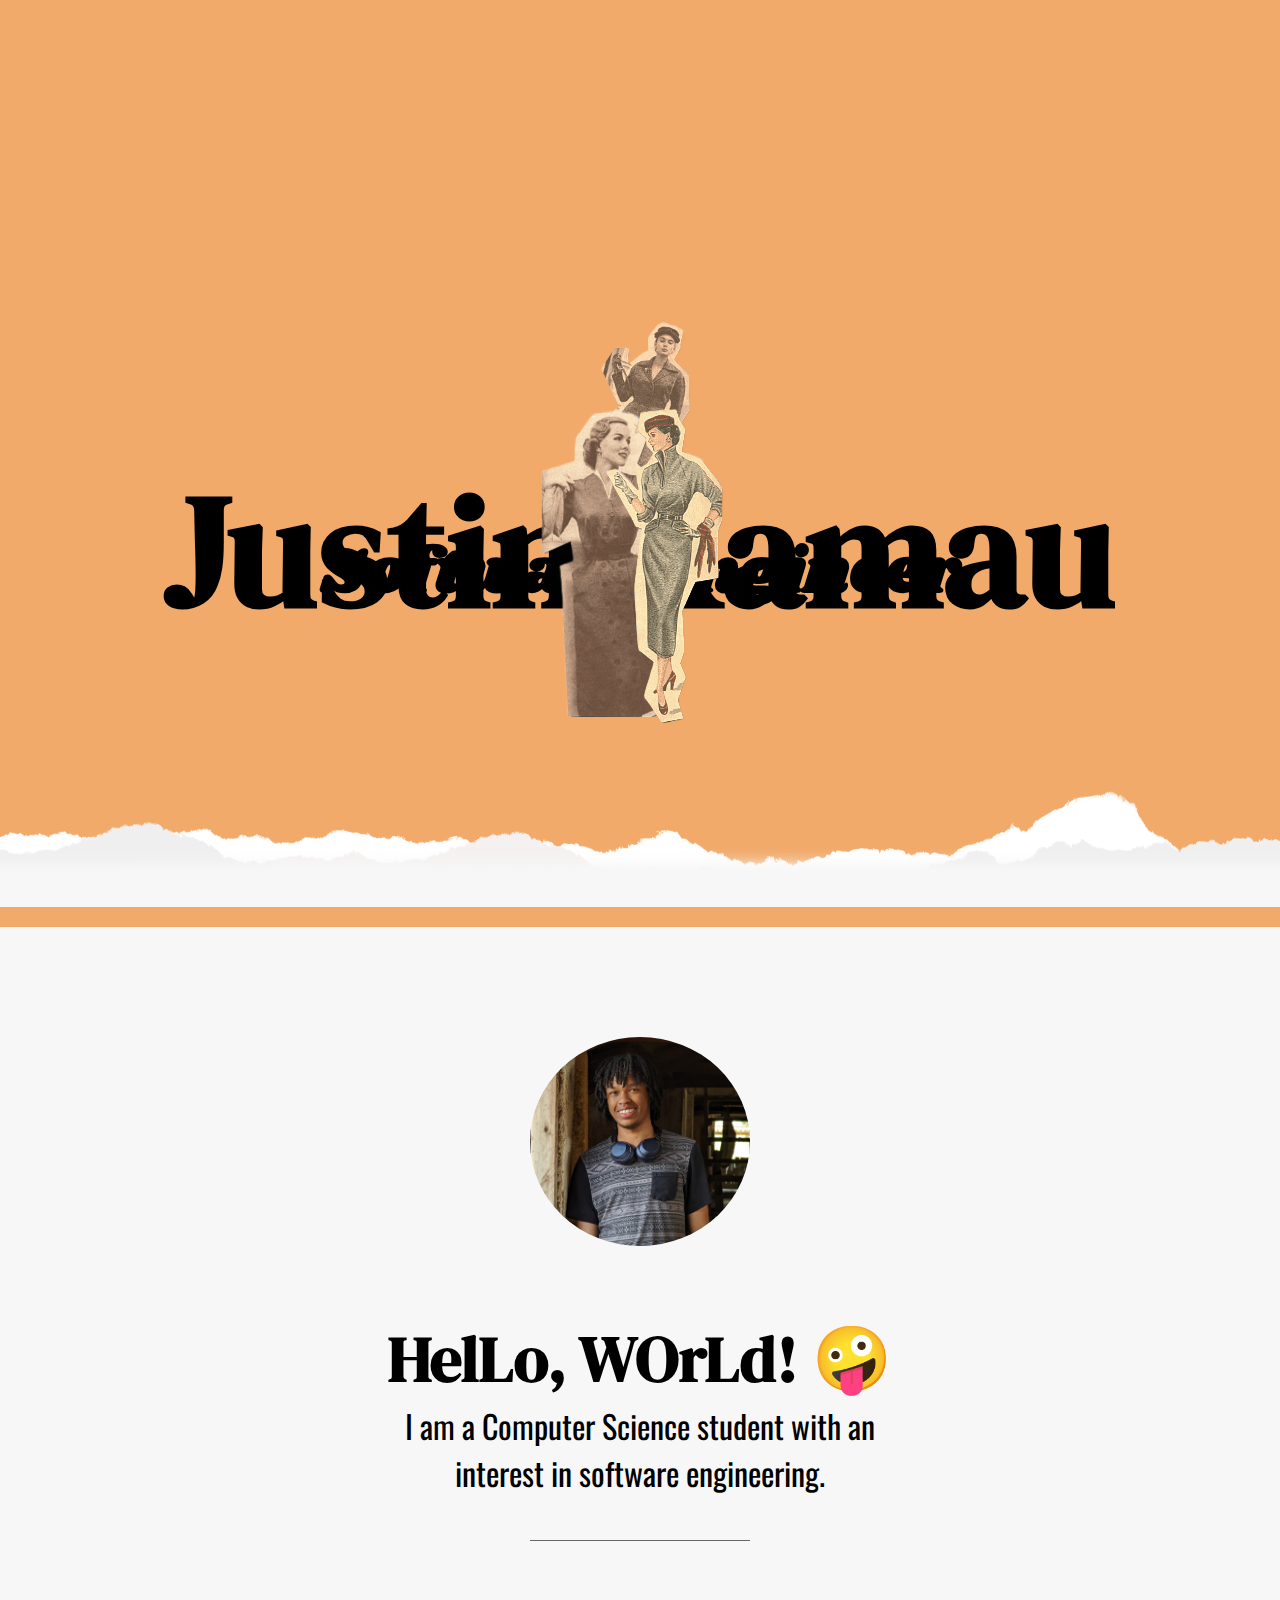
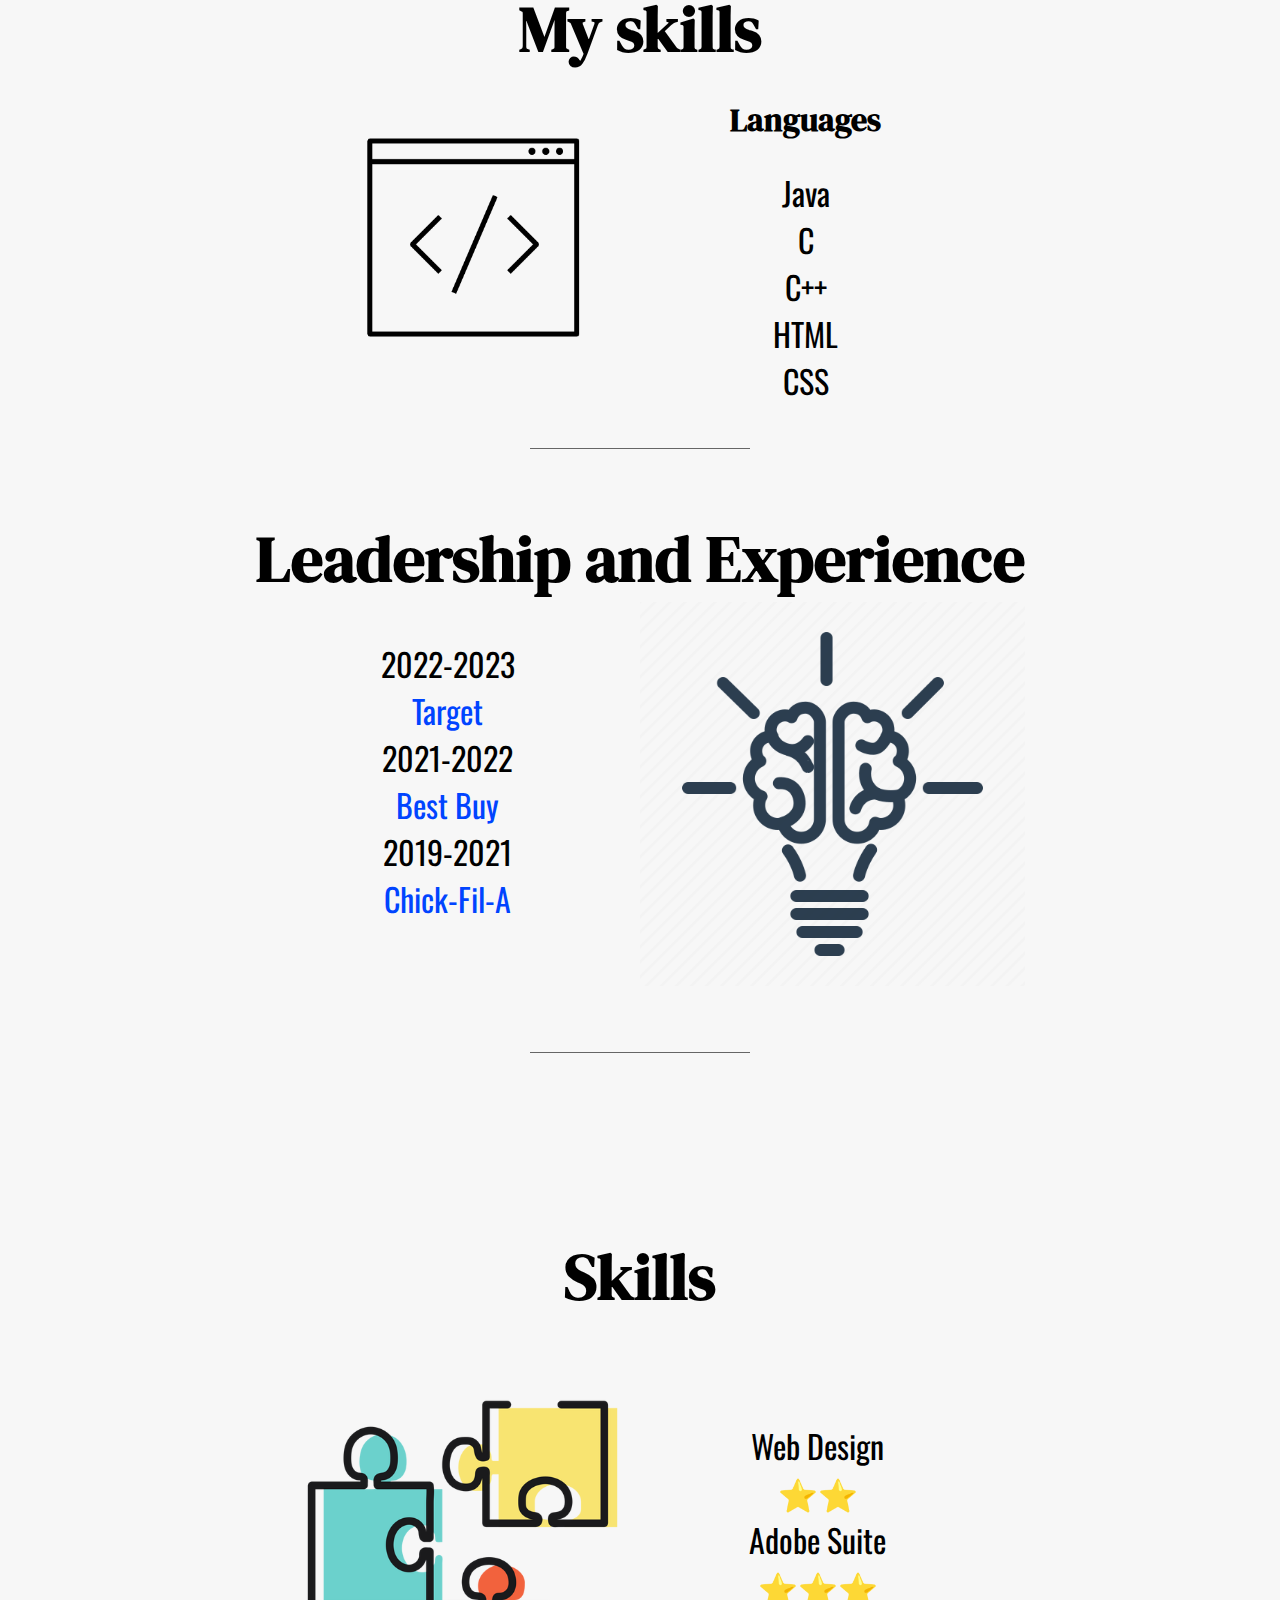
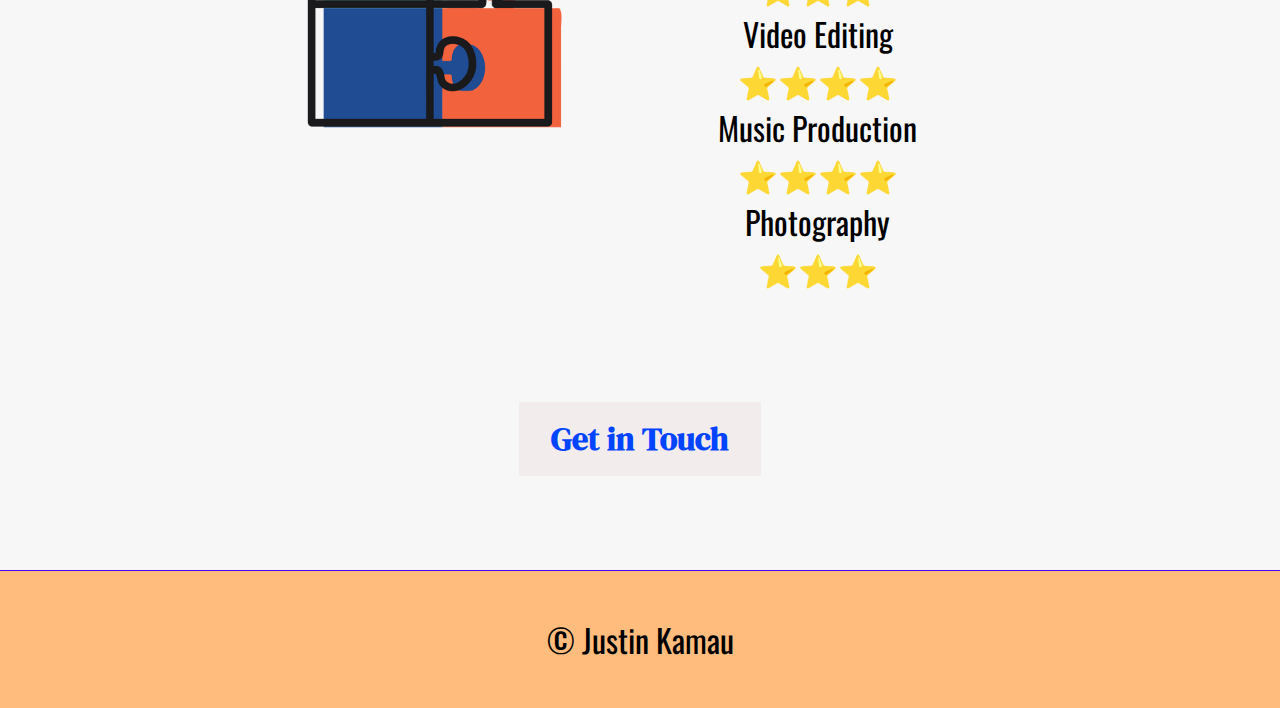
<file: index.html>
<!DOCTYPE html>
<html lang="en">
<head>
    <meta charset="UTF-8">
    <meta http-equiv="X-UA-Compatible" content="IE=edge">
    <meta name="viewport" content="width=device-width, initial-scale=1.0">
    <title>Justin Kamau</title>
    <link rel="stylesheet" href="styles.css">
    <link rel="preconnect" href="https://fonts.googleapis.com">
    <link rel="preconnect" href="https://fonts.gstatic.com" crossorigin>
    <link href="https://fonts.googleapis.com/css2?family=DM+Serif+Display&family=Oswald:wght@300&family=Shrikhand&display=swap" rel="stylesheet">
<body>
    <div class = "top-container">
            <h1 class = "name">Justin Kamau</h1>
            <h2 class = "description">Software Engineer</h2>
            <img class = "lady3" src="images/Lady 3.png" alt="Tongue">
            <img class = "lady2" src="images/Lady 2.png" alt="Tongue"> 
            <img class = "lady" src="images/My project.png" alt="lady" width = "20%">
            
            <img class = "border" src="images/pagetear3.png.webp" alt="border" width = "100%">
        </div> 
    </div>
    
    <div class = "middle-container" >
        <img class = "headshot" src="images/Headshot.png" alt="Justin Kamau" width = "20%">
    
        <div class = "greeting">
            <h2>HelLo, WOrLd! 🤪</h2>
            <p>I am a Computer Science student with an interest in software engineering.</p>
        </div>
        <hr>
        
        <div class = "languages"> 
        <h2>My skills</h2>
            <img class = "prog" src="images/power-programming-language.png" alt="program" width = "20%">
            <h3 class = "languages">Languages</h3>
            <ul>
                <li>Java</li>
                <li>C</li>
                <li>C++</li>
                <li>HTML</li>
                <li>CSS</li>
            </ul>
        </div>
        <hr>
        <div class = "LE">  
            <h3>Leadership and Experience</h3>
            <dl class = "jobs">
                <dt>2022-2023</dt>
                <dd><a href="//target.com" target="_blank">Target</a></dd>
                <dt>2021-2022</dt>
                <dd><a href="//bestbuy.com" target="_blank">Best Buy</a></dd>
                <dt>2019-2021</dt>
                <dd><a href="//www.chick-fil-a.com" target="_blank">Chick-Fil-A</a></dd>
            </dl>
            <img class = "bulb" src="images/bulb better.png" alt="bulb" width = "20%">
        </div>
        <hr>
    </div>
    <div class = "bottom-container">
        <div>
            <h3>Skills</h3>
            <div class = "skills">
                <img class = "puzzle" src="images/puzzle.png" alt="puzzle" width = "20%">
                <dl class = "skillList">
                    <dt>Web Design</dt>
                    <dd>⭐️⭐️</dd>
                    <dt>Adobe Suite</dt>
                    <dd>⭐️⭐️⭐️</dd>
                    <dt>Video Editing</dt>
                    <dd>⭐️⭐️⭐️⭐️</dd>
                    <dt>Music Production</dt>
                    <dd>⭐️⭐️⭐️⭐️</dd>
                    <dt>Photography</dt>
                    <dd>⭐️⭐️⭐️</dd>
                </dl>
            </div>
        </div>
        <h3 class = "button"><a href="contact.html">Get in Touch</a></h3>
    </div>
    
    <hr class = "bottom"> 
    <div class = "footer">
        <p>&copy Justin Kamau</p>
    </div>




</body>
</html>
</file>
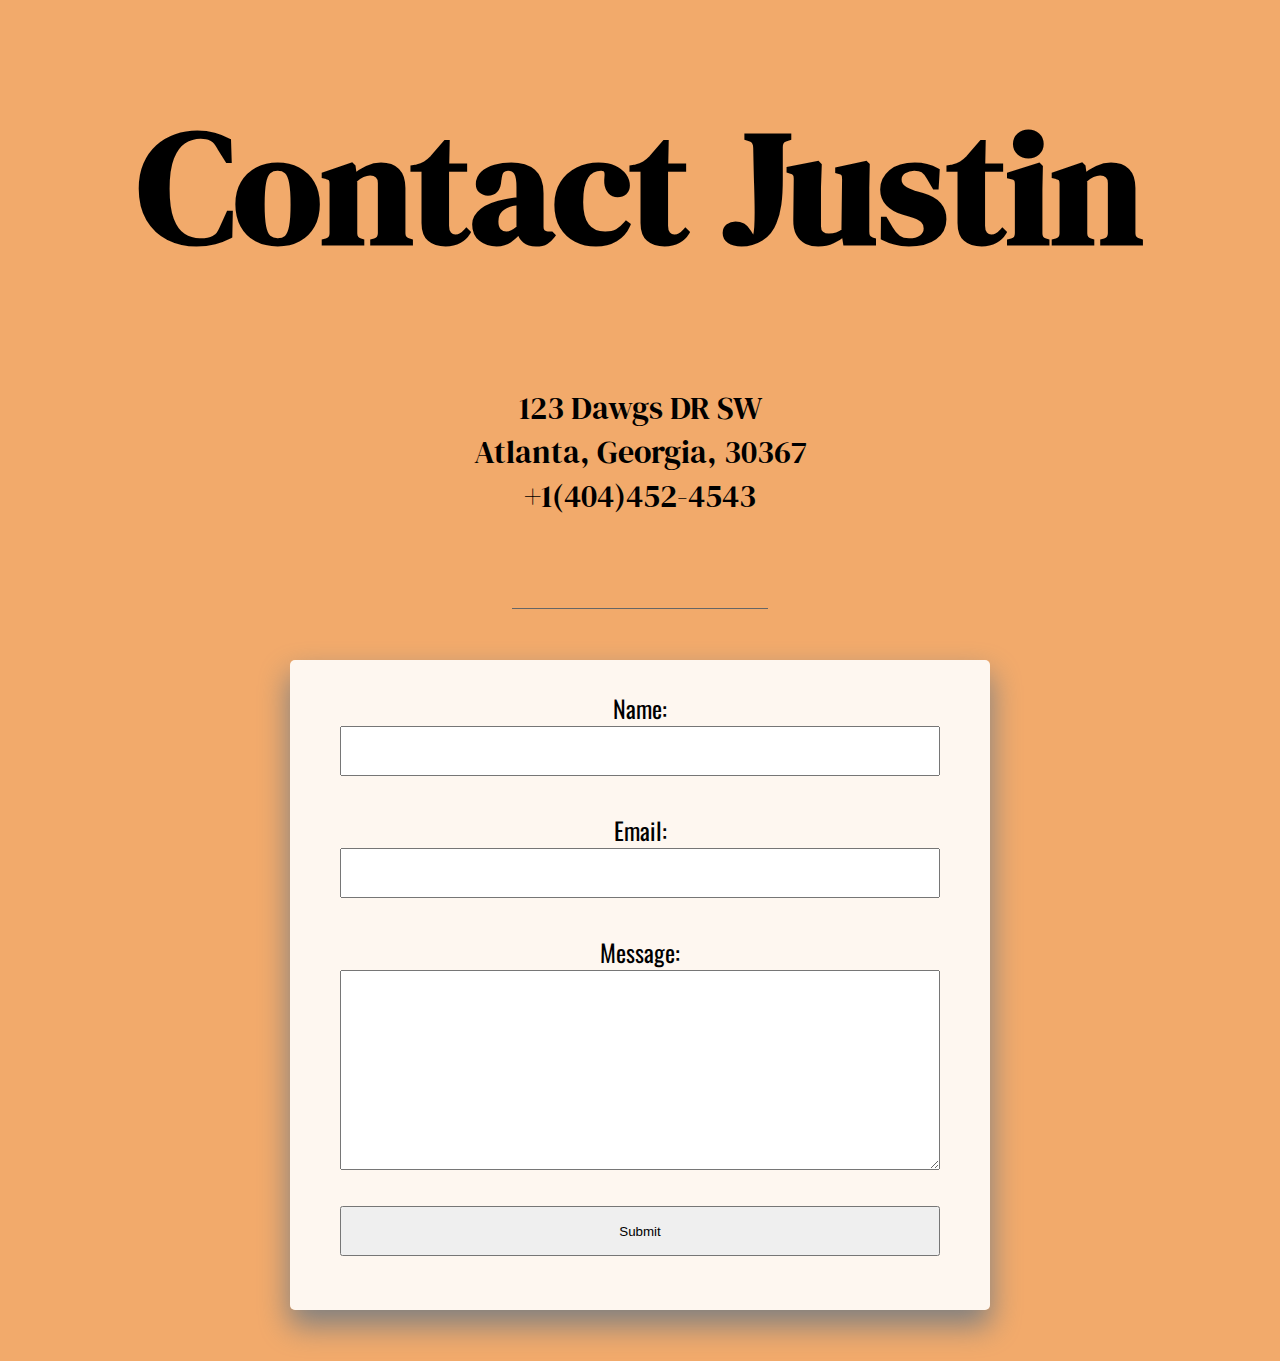
<file: contact.html>
<!DOCTYPE html>
<html lang="en">
<head>
    <meta charset="UTF-8">
    <meta http-equiv="X-UA-Compatible" content="IE=edge">
    <meta name="viewport" content="width=device-width, initial-scale=1.0">
    <title>Contact Justin</title>
    <link rel="stylesheet" href="styles.css">
    <link href="https://fonts.googleapis.com/css2?family=DM+Serif+Display&family=Oswald:wght@300&family=Shrikhand&display=swap" rel="stylesheet">
</head>
<body class = "contactPage">
        <h1 class = "contact">Contact Justin</h1>
        <div class = "info">
            <p>123 Dawgs DR SW<br>Atlanta, Georgia, 30367</p>
            <p>+1(404)452-4543</p>
        </div>
    
    <hr>
    <div class = "card"> 
        <form method="POST" action="mailto: justinkamau82@gmail.com">
            <div class = "input">
                <label>Name:</label>
                <input type="text" name="name" id="name"><br>
                <label>Email:</label>
                <input type="text" name="email" id="email"><br>
                <label>Message:</label>
                <textarea id="message" name = "message" rows = "4" cols = "50"></textarea><br>
                <input type="submit" value="Submit">
            </div>
        </form> 
    </div>
</body>
</html>
</file>
<file: styles.css>
* {
    margin: 0;
    padding: 0;
    box-sizing: border-box;
 }
 
 body {
    display: flex;
    flex-direction: column;
    font-family: 'Oswald', sans-serif;

    text-align: center;
}

 .top-container {
    /* padding-top: 1100px;  */
    height: 103vh;
    background-color: #F2AA6B;
    
     /* position: relative;   */
 }

 .middle-container {
    background-color: rgb(247, 247, 247); 
    height: 100%;
    padding: 10vh;   
      
 }

 .greeting {
    display: block;
    width: 50%;
    margin: 4% auto;
 }
 h3.languages {
    font-size: 2em;
 }

 .bottom-container {
    background-color: rgb(247, 247, 247);
    height: 100%;
    padding: 10vh; 

 }

 .footer {
    background-color: #ffbc7d;
    height: 100%;
    padding: 5vh;      
 }

 hr.bottom {
    border-bottom: 1px solid rgb(72, 0, 255);
    width: 100%;

 }

/* h1, h2, h3 { */
    /* font-family: 'DM Serif Display', serif;   */
    /* font-size: 2.5rem;  */
/* } */

h1 {
    font-family: 'DM Serif Display', serif;  
    font-size: 10em; 
}
h1.name {
    /* top:198px;
    left: 650px;
    position:absolute;
    text-align:center;  */
    top: 50%;
    transform: translateY(200%);


}

h2 {
    font-family: 'DM Serif Display', serif;  
    font-size: 4rem; 
}

h2.description {
    font-family: 'Shrikhand', cursive; 
    position: relative;

    /* top: 500px;
    left: 860px;
    position:absolute;
    text-align:center; */

    top: 30%;
    transform: translateY(30%);
}

h3 {
    font-family: 'DM Serif Display', serif;  
    /* font-size: 2.5rem;  */
    font-size: 4rem; 
}

/* img {
    overflow-clip-margin: content-box;
    overflow: clip;
} */

.headshot {
    width: 20%;
    margin: 20px auto;
    border-radius: 100%;
}

.lady2 {
    /* margin: 50px auto; */
    position: absolute;
    top: 400px;
    right: 450px;
}

.lady3 {
    /* margin: 50px auto; */
    position: absolute;
    top: 400px;
    left: 450px;
}

a:link {
    color: rgb(0, 68, 255);
    background-color: transparent;
    text-decoration: none;
}

a:hover {
    color: hotpink;
}

a:visited {
    color: rgb(255, 174, 188);
    background-color: transparent;
    text-decoration: none;
}

.button {
    background-color: #f3ecec;
    border: none;
    /* color: white; */
    padding: 15px 32px;
    text-align: center;
    /* text-decoration: none; */
    display: inline-block;
    font-size: 2em;
    margin: 4px 2px;
    cursor: pointer;
}

.languages {
    display: inline-block;
    margin: 4% auto;
}

.LE {
    display: inline-block;
    margin: 6% auto;
}

dl.jobs {
    width: 50%; 
    float: left;
    top: 1em; 
}

img.bulb {
    width: 50%;
    float: right;
}

img.prog {
    width: 50%; 
    float: left;
}

h3.languages {
    font-size: 2em;
}

img.puzzle {
    width: 50%; 
    float: left;
    top: 12px;
    
}

.skills {
    display: inline-block;
    margin: 6% auto;
}

dl.skillList {
    width: 50%;
    float: right;
}

img.border {
    /* position: absolute; */
    width: 100%;
    bottom: 0;
}

hr {
    width: 0%;
    min-width: 20%;
    max-width: 100%;
    margin: 0 auto;
    border: none;
    border-bottom: 1px solid #666;
    position: relative;
    box-shadow: 0px 0px 0px 0px #f9f9f9;
}

p {
    font-size: 2em;
}

dl {
    font-size: 2em;
    margin: 5% auto;
}

ul {
    font-size: 2em;
    list-style: none;
}

.contact {
    height: 100%;
    margin-top: 6%;
}

body.contactPage {
    background-color: #F2AA6B;
}

.info {
    font-family: 'DM Serif Display', serif;  

    font-size: 1em;
    margin: 7% auto;
}

.card {
    box-shadow: 0 15px 30px 1px grey;
	background: rgba(255, 255, 255, 0.90);
	text-align: center;
	border-radius: 5px;
	overflow: hidden;
	margin: 5em auto;
	height: 650px;
	width: 700px;
    padding: 30px;
    margin: 4% auto;
    
}
  
.card:hover {
    box-shadow: 0 8px 16px 0 rgba(0,0,0,0.2);
}

.input {
    flex-direction: column;
    display: flex;
    align-items: center;
    justify-content: center;
    font-size: 1.5em;
}

input {
    width: 600px;
    height: 50px;
}

textarea {
    width: 600px;
    height: 200px;
}
</file>
